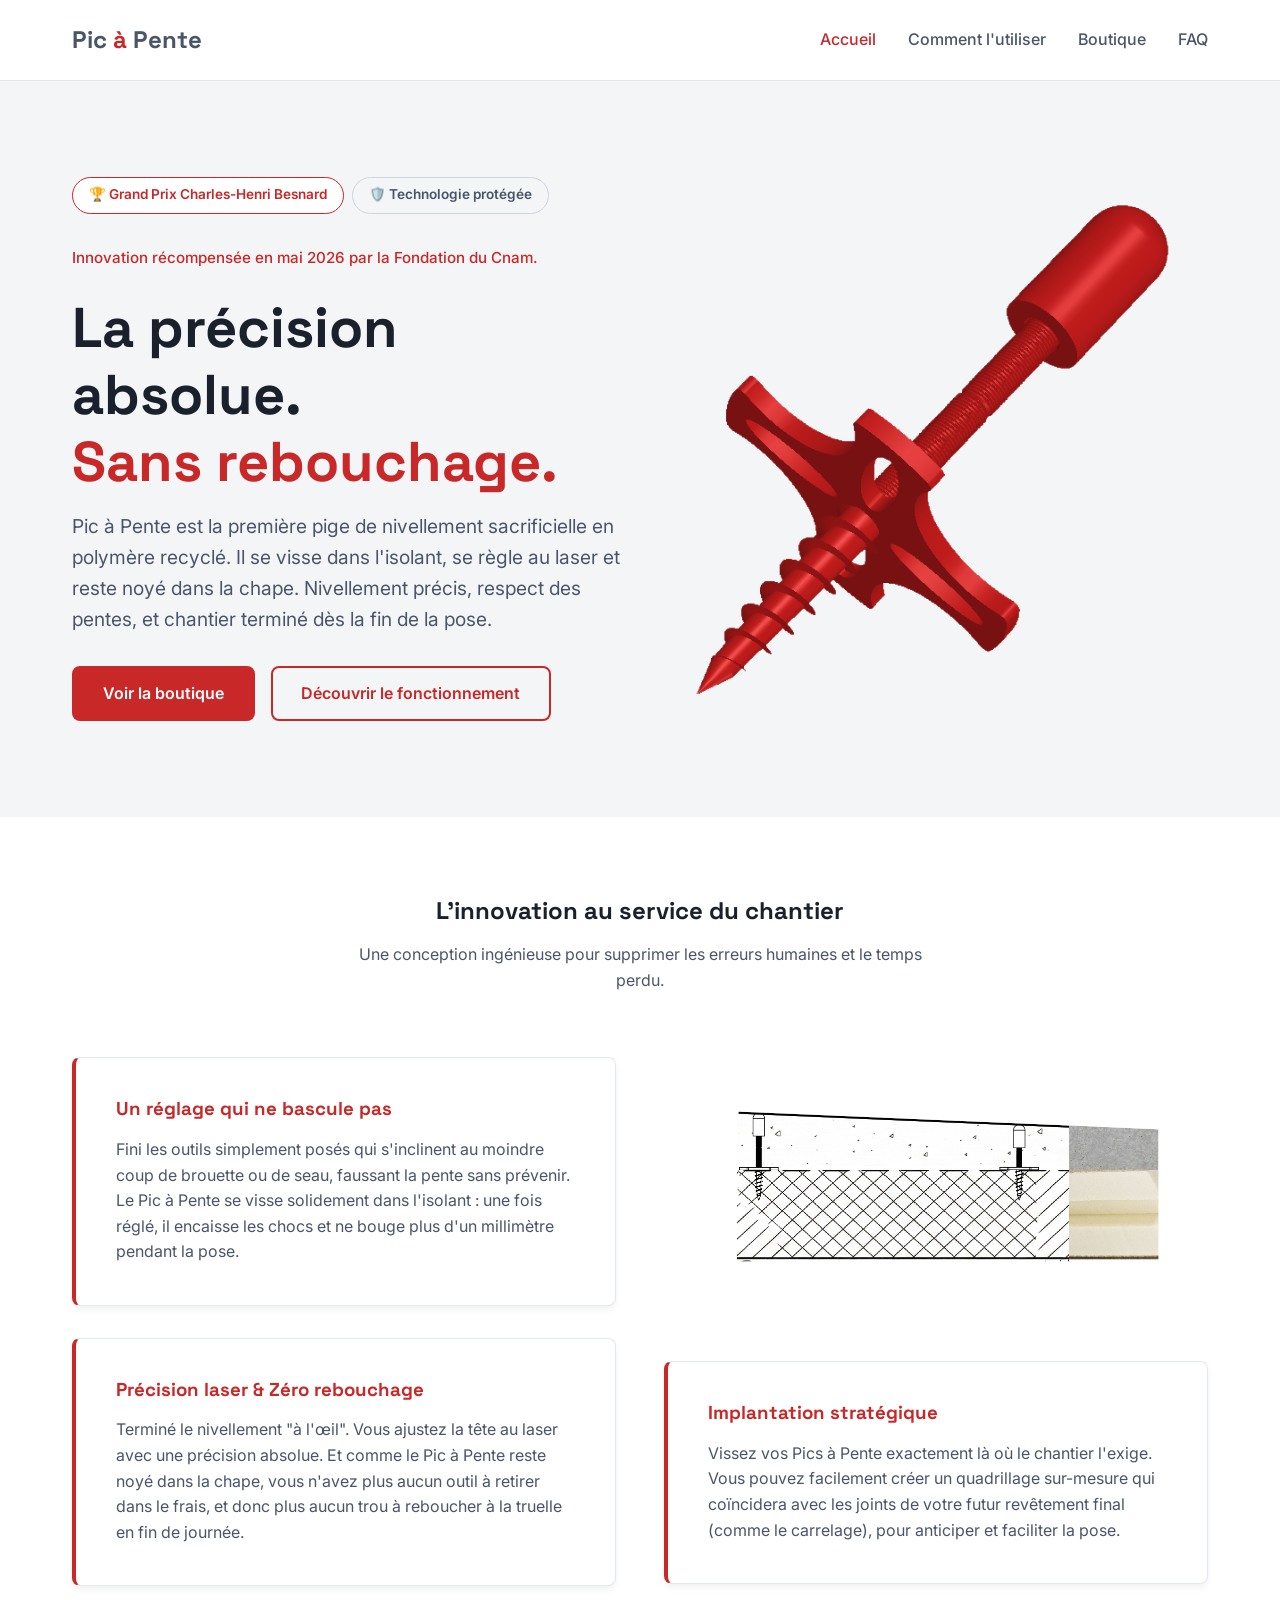
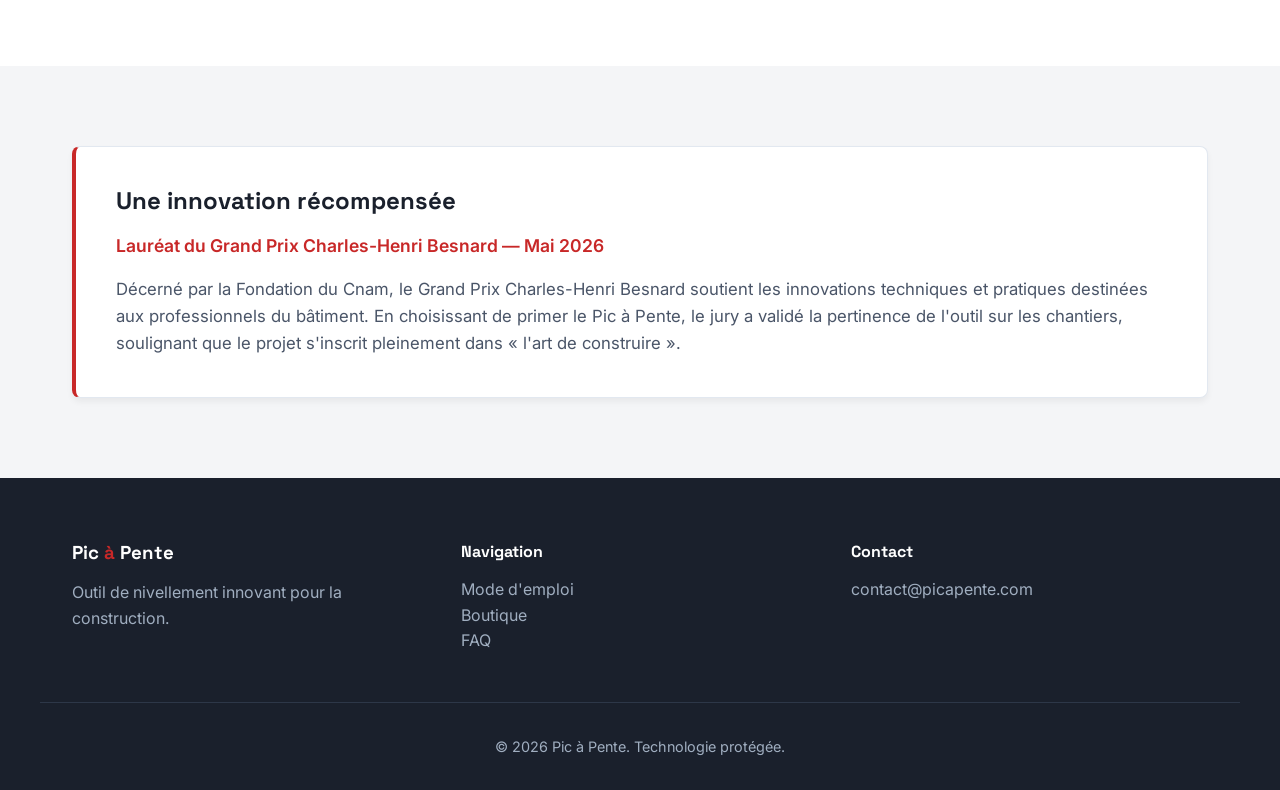
<file: index.html>
<!DOCTYPE html>
<html lang="fr">
<head>
    <meta charset="UTF-8">
    <meta name="viewport" content="width=device-width, initial-scale=1.0">
    <title>Pic à Pente | Pige de nivellement perdue</title>
    <link href="https://fonts.googleapis.com/css2?family=Inter:wght@400;500;600&family=Space+Grotesk:wght@500;600;700&display=swap" rel="stylesheet">
    <link rel="stylesheet" href="style.css">
</head>
<body>

    <nav class="navbar">
        <div class="container">
            <a href="index.html" class="logo">Pic <span class="text-red">à </span>Pente</a>
            
            <div class="menu-toggle">☰</div>
            <ul class="nav-links">
                <li><a href="index.html" class="text-red">Accueil</a></li>
                <li><a href="guide.html">Comment l'utiliser</a></li>
                <li><a href="boutique.html">Boutique</a></li>
                <li><a href="faq.html">FAQ</a></li>
            </ul>
        </div>
    </nav>

    <main>
        <!-- Hero Section -->
        <section class="section bg-grey" style="padding-top: 6rem; padding-bottom: 6rem;">
            <div class="container grid-2" style="align-items: center;">
                <div>
                    <!-- Ligne des badges de réassurance -->
                    <div style="display: flex; gap: 0.5rem; flex-wrap: wrap; margin-bottom: 0.5rem;">
                        <span class="badge">🏆 Grand Prix Charles-Henri Besnard</span>
                        <span class="badge" style="background-color: transparent; border: 1px solid #cbd5e1; color: #475569;">🛡️ Technologie protégée</span>
                    </div>
                    
                    <p style="font-size: 0.95rem; font-weight: 500; color: var(--red); margin-bottom: 1.5rem;">
                        Innovation récompensée en mai 2026 par la Fondation du Cnam.
                    </p>
                    <h1 style="font-size: 3.5rem;">La précision absolue.<br><span class="text-red">Sans rebouchage.</span></h1>
                    <p style="font-size: 1.2rem; margin-bottom: 2rem;">
                        Pic à Pente est la première pige de nivellement sacrificielle en polymère recyclé. Il se visse dans l'isolant, se règle au laser et reste noyé dans la chape. Nivellement précis, respect des pentes, et chantier terminé dès la fin de la pose.
                    </p>
                    <div style="display: flex; gap: 1rem; flex-wrap: wrap;">
                        <a href="boutique.html" class="btn btn-primary">Voir la boutique</a>
                        <a href="guide.html" class="btn btn-outline">Découvrir le fonctionnement</a>
                    </div>
                </div>
                
                <!-- Image du produit -->
                <div style="display: flex; align-items: center; justify-content: center;">
                    <img src="images/image_presentation.png" alt="Pige de nivellement Pic à Pente" style="width: 100%; height: auto; max-height: 500px; object-fit: contain; border-radius: var(--radius);">
                </div>
            </div>
        </section>

        <!-- Proposition de valeur : SECTION RESTRUCTURÉE -->
        <section class="section">
            <div class="container">
                <div class="text-center" style="margin-bottom: 4rem;">
                    <h2>L'innovation au service du chantier</h2>
                    <p style="max-width: 600px; margin: 0 auto;">Une conception ingénieuse pour supprimer les erreurs humaines et le temps perdu.</p>
                </div>
                
                <div class="grid-2" style="align-items: center; gap: 3rem;">
                    
                    <!-- Colonne Gauche : 2 Arguments -->
                    <div style="display: flex; flex-direction: column; gap: 2rem;">
                        <div class="card" style="border-left: 4px solid var(--red);">
                            <h3 class="text-red" style="margin-top: 0;">Un réglage qui ne bascule pas</h3>
                            <p style="margin-bottom: 0;">Fini les outils simplement posés qui s'inclinent au moindre coup de brouette ou de seau, faussant la pente sans prévenir. Le Pic à Pente se visse solidement dans l'isolant : une fois réglé, il encaisse les chocs et ne bouge plus d'un millimètre pendant la pose.</p>
                        </div>
                        
                        <div class="card" style="border-left: 4px solid var(--red);">
                            <h3 class="text-red" style="margin-top: 0;">Précision laser & Zéro rebouchage</h3>
                            <p style="margin-bottom: 0;">Terminé le nivellement "à l'œil". Vous ajustez la tête au laser avec une précision absolue. Et comme le Pic à Pente reste noyé dans la chape, vous n'avez plus aucun outil à retirer dans le frais, et donc plus aucun trou à reboucher à la truelle en fin de journée.</p>
                        </div>
                    </div>

                    <!-- Colonne Droite : Image + 3ème Argument -->
                    <div style="display: flex; flex-direction: column; gap: 2rem;">
                        <!-- Image de Coupe -->
                        <div style="text-align: center; padding: 1rem;">
                            <img src="images/coupe.png" alt="Coupe technique de l'installation Pic à Pente" style="width: 100%; max-width: 450px; height: auto; object-fit: contain;">
                        </div>

                        <!-- 3ème Argument -->
                        <div class="card" style="border-left: 4px solid var(--red);">
                            <h3 class="text-red" style="margin-top: 0;">Implantation stratégique</h3>
                            <p style="margin-bottom: 0;">Vissez vos Pics à Pente exactement là où le chantier l'exige. Vous pouvez facilement créer un quadrillage sur-mesure qui coïncidera avec les joints de votre futur revêtement final (comme le carrelage), pour anticiper et faciliter la pose.</p>
                        </div>
                    </div>

                </div>
            </div>
        </section>

        <!-- Section Récompense -->
        <section class="section bg-grey">
            <div class="container">
                <div class="card" style="border-left: 4px solid var(--red); display: flex; flex-direction: column; gap: 1rem;">
                    <h2 style="margin-bottom: 0;">Une innovation récompensée</h2>
                    <p style="font-weight: 600; color: var(--red); font-size: 1.1rem;">Lauréat du Grand Prix Charles-Henri Besnard — Mai 2026</p>
                    <p style="font-size: 1.05rem;">
                        Décerné par la Fondation du Cnam, le Grand Prix Charles-Henri Besnard soutient les innovations techniques et pratiques destinées aux professionnels du bâtiment. En choisissant de primer le Pic à Pente, le jury a validé la pertinence de l'outil sur les chantiers, soulignant que le projet s'inscrit pleinement dans « l'art de construire ».
                    </p>
                </div>
            </div>
        </section>
    </main>

    <footer class="footer">
        <div class="container grid-3">
            <div>
                <h3 style="color: var(--white);">Pic <span class="text-red">à </span>Pente</h3>
                <p>Outil de nivellement innovant pour la construction.</p>
            </div>
            <div>
                <h4 style="color: var(--white);">Navigation</h4>
                <ul style="list-style: none;">
                    <li><a href="guide.html">Mode d'emploi</a></li>
                    <li><a href="boutique.html">Boutique</a></li>
                    <li><a href="faq.html">FAQ</a></li>
                </ul>
            </div>
            <div>
                <h4 style="color: var(--white);">Contact</h4>
                <p>contact@picapente.com</p>
            </div>
        </div>
        <div class="container footer-bottom">
            <p>&copy; 2026 Pic à Pente. Technologie protégée.</p>
        </div>
    </footer>

    <script src="app.js"></script>
</body>
</html>
</file>
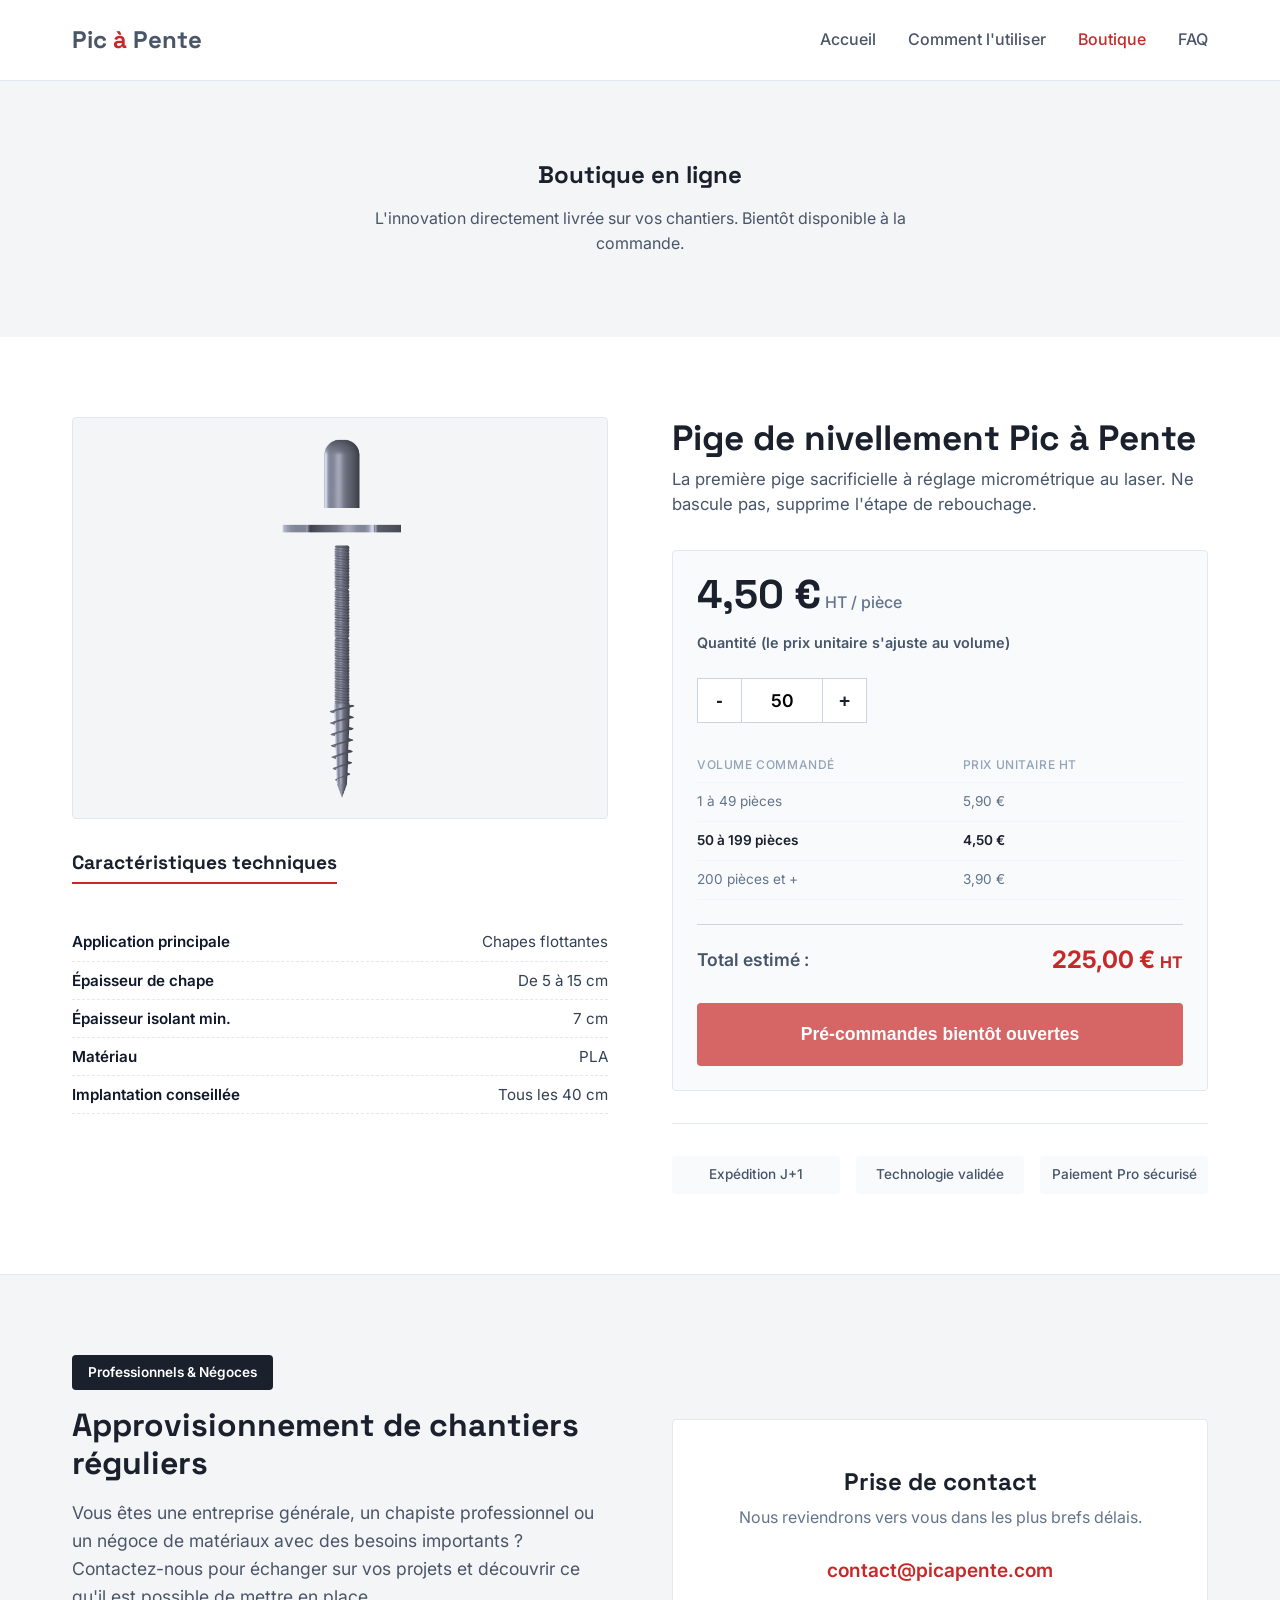
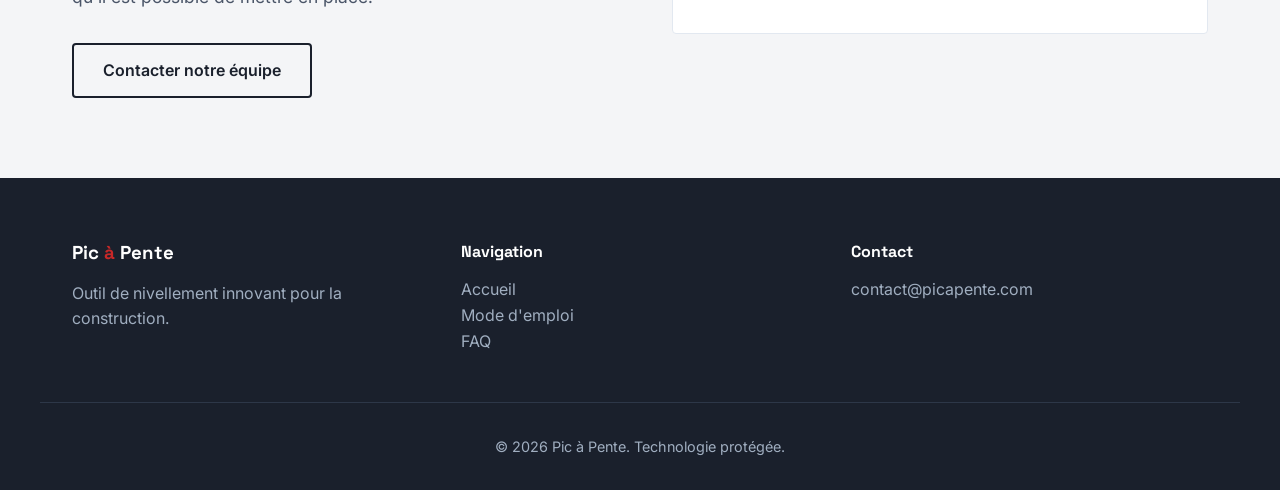
<file: boutique.html>
<!DOCTYPE html>
<html lang="fr">
<head>
    <meta charset="UTF-8">
    <meta name="viewport" content="width=device-width, initial-scale=1.0">
    <title>Boutique Pic à Pente | Matériel de nivellement professionnel</title>
    <link href="https://fonts.googleapis.com/css2?family=Inter:wght@400;500;600;700&family=Space+Grotesk:wght@500;600;700&display=swap" rel="stylesheet">
    <link rel="stylesheet" href="style.css">
    <style>
        /* Styles spécifiques e-commerce BTP */
        .tech-list {
            list-style: none;
            padding: 0;
            margin: 1.5rem 0;
            font-size: 0.95rem;
            color: #334155;
        }
        .tech-list li {
            padding: 0.4rem 0;
            border-bottom: 1px dashed #e2e8f0;
            display: flex;
            justify-content: space-between;
        }
        .tech-list li span:first-child {
            font-weight: 600;
            color: #0f172a;
        }

        /* Grille tarifaire discrète */
        .discount-table {
            width: 100%;
            border-collapse: collapse;
            margin-bottom: 1.5rem;
            font-size: 0.85rem;
            color: #64748b;
        }
        .discount-table th, .discount-table td {
            padding: 0.5rem 0;
            text-align: left;
            border-bottom: 1px solid #f1f5f9;
        }
        .discount-table th {
            color: #94a3b8;
            font-weight: 500;
            text-transform: uppercase;
            font-size: 0.75rem;
            letter-spacing: 0.05em;
        }
        .row-active {
            color: var(--dark);
            font-weight: 600;
        }

        .cart-box {
            background: #f8fafc;
            border: 1px solid #e2e8f0;
            padding: 1.5rem;
            border-radius: 4px;
            margin-top: 1rem;
        }
        
        .price-huge {
            font-size: 2.5rem;
            font-weight: 700;
            color: var(--dark);
            line-height: 1;
            font-family: var(--font-head);
        }
        .price-ht {
            font-size: 1rem;
            color: #64748b;
            font-weight: 500;
        }

        .qty-controls {
            display: flex;
            align-items: center;
            gap: 0;
            margin: 1.5rem 0;
        }
        .qty-btn {
            background: var(--white);
            border: 1px solid #cbd5e1;
            color: var(--dark);
            font-size: 1.2rem;
            font-weight: bold;
            width: 45px;
            height: 45px;
            cursor: pointer;
            transition: 0.2s;
        }
        .qty-btn:hover { background: #f1f5f9; }
        .qty-input {
            width: 80px;
            height: 45px;
            text-align: center;
            font-size: 1.1rem;
            font-weight: 600;
            border: 1px solid #cbd5e1;
            border-left: none;
            border-right: none;
            font-family: var(--font-body);
        }
        /* Masquer les flèches natives de l'input number */
        .qty-input::-webkit-outer-spin-button,
        .qty-input::-webkit-inner-spin-button { -webkit-appearance: none; margin: 0; }
        .qty-input[type=number] { -moz-appearance: textfield; }

        .total-row {
            display: flex;
            justify-content: space-between;
            align-items: center;
            padding-top: 1rem;
            border-top: 1px solid #cbd5e1;
            margin-bottom: 1.5rem;
        }

        .reassurance-bar {
            display: grid;
            grid-template-columns: repeat(3, 1fr);
            gap: 1rem;
            margin-top: 2rem;
            padding-top: 2rem;
            border-top: 1px solid #e2e8f0;
            text-align: center;
        }
        .reassurance-item {
            font-size: 0.85rem;
            color: #475569;
            font-weight: 500;
            padding: 0.5rem;
            background: #f8fafc;
            border-radius: 4px;
        }
    </style>
</head>
<body>

    <nav class="navbar">
        <div class="container">
            <a href="index.html" class="logo">Pic <span class="text-red">à </span>Pente</a>
            <div class="menu-toggle">☰</div>
            <ul class="nav-links">
                <li><a href="index.html">Accueil</a></li>
                <li><a href="guide.html">Comment l'utiliser</a></li>
                <li><a href="boutique.html" class="text-red">Boutique</a></li>
                <li><a href="faq.html">FAQ</a></li>
            </ul>
        </div>
    </nav>

    <main>
        <!-- En-tête de page standard -->
        <section class="section bg-grey text-center">
            <div class="container">
                <h1>Boutique en ligne</h1>
                <p style="max-width: 600px; margin: 0 auto;">L'innovation directement livrée sur vos chantiers. Bientôt disponible à la commande.</p>
            </div>
        </section>

        <!-- FICHE PRODUIT BTP -->
        <section class="section">
            <div class="container grid-2" style="align-items: start; gap: 4rem;">
                
                <!-- Colonne Gauche : Visuels & Infos -->
                <div>
                    <!-- Visuel principal -->
                    <div style="background: var(--grey-bg); border: 1px solid #e2e8f0; border-radius: 4px; padding: 1rem; display: flex; align-items: center; justify-content: center; aspect-ratio: 4/3; margin-bottom: 2rem; overflow: hidden;">
                        
                        <img src="images/picapentes.png" alt="Visuel 3D du Pic à Pente" style="max-width: 100%; max-height: 100%; object-fit: contain;">
                    
                    </div>

                    <!-- Fiche Technique Rapide -->
                    <h3 style="font-size: 1.2rem; border-bottom: 2px solid var(--red); padding-bottom: 0.5rem; display: inline-block;">Caractéristiques techniques</h3>
                    <ul class="tech-list">
                        <li><span>Application principale</span> <span>Chapes flottantes</span></li>
                        <li><span>Épaisseur de chape</span> <span>De 5 à 15 cm</span></li>
                        <li><span>Épaisseur isolant min.</span> <span>7 cm</span></li>
                        <li><span>Matériau</span> <span>PLA</span></li>
                        <li><span>Implantation conseillée</span> <span>Tous les 40 cm</span></li>
                    </ul>
                </div>

                <!-- Colonne Droite : Achat & Tarification -->
                <div>
                    <h1 style="font-size: 2.2rem; margin-top: 0; margin-bottom: 0.5rem;">Pige de nivellement Pic à Pente</h1>
                    <p style="color: #475569; font-size: 1.05rem; margin-bottom: 2rem; line-height: 1.5;">
                        La première pige sacrificielle à réglage micrométrique au laser. Ne bascule pas, supprime l'étape de rebouchage.
                    </p>

                    <!-- Module d'Achat Dynamique -->
                    <div class="cart-box">
                        
                        <div style="margin-bottom: 1rem;">
                            <span class="price-huge" id="display-unit-price">5,90 €</span> <span class="price-ht">HT / pièce</span>
                        </div>

                        <label style="display: block; font-weight: 600; font-size: 0.9rem; color: #475569;">Quantité (le prix unitaire s'ajuste au volume)</label>
                        
                        <div class="qty-controls">
                            <button type="button" class="qty-btn" onclick="updateQty(-10)">-</button>
                            <input type="number" id="qty" class="qty-input" value="50" min="1" oninput="calculatePrice()">
                            <button type="button" class="qty-btn" onclick="updateQty(10)">+</button>
                        </div>

                        <!-- Grille Dégressive Discrète -->
                        <table class="discount-table" id="pricing-table">
                            <thead>
                                <tr>
                                    <th>Volume commandé</th>
                                    <th>Prix unitaire HT</th>
                                </tr>
                            </thead>
                            <tbody>
                                <tr id="row-tier1">
                                    <td>1 à 49 pièces</td>
                                    <td>5,90 €</td>
                                </tr>
                                <tr id="row-tier2" class="row-active">
                                    <td>50 à 199 pièces</td>
                                    <td>4,50 €</td>
                                </tr>
                                <tr id="row-tier3">
                                    <td>200 pièces et +</td>
                                    <td>3,90 €</td>
                                </tr>
                            </tbody>
                        </table>

                        <div class="total-row">
                            <span style="font-size: 1.1rem; font-weight: 600; color: #475569;">Total estimé :</span>
                            <span style="font-size: 1.5rem; font-weight: 700; color: var(--red);" id="display-total">225,00 € <span style="font-size: 1rem;">HT</span></span>
                        </div>

                        <button class="btn btn-primary" style="width: 100%; opacity: 0.7; cursor: not-allowed; padding: 1.2rem; font-size: 1.1rem; border-radius: 4px;">
                            Pré-commandes bientôt ouvertes
                        </button>
                    </div>

                    <!-- Réassurance BTP (Sans Emojis) -->
                    <div class="reassurance-bar">
                        <div class="reassurance-item">Expédition J+1</div>
                        <div class="reassurance-item">Technologie validée</div>
                        <div class="reassurance-item">Paiement Pro sécurisé</div>
                    </div>

                </div>

            </div>
        </section>

        <!-- ESPACE GROS CHANTIERS / PALETTES -->
        <section class="section bg-grey" style="border-top: 1px solid #e2e8f0;">
            <div class="container grid-2" style="align-items: center; gap: 4rem;">
                <div>
                    <span class="badge" style="background: var(--dark); color: white; border: none; margin-bottom: 1rem; border-radius: 4px;">Professionnels & Négoces</span>
                    <h2 style="font-family: var(--font-head); font-size: 2rem; margin-bottom: 1rem;">Approvisionnement de chantiers réguliers</h2>
                    <p style="font-size: 1.1rem; color: #4a5568; line-height: 1.6; margin-bottom: 2rem;">
                        Vous êtes une entreprise générale, un chapiste professionnel ou un négoce de matériaux avec des besoins importants ? Contactez-nous pour échanger sur vos projets et découvrir ce qu'il est possible de mettre en place.
                    </p>
                    <a href="mailto:contact@picapente.com?subject=Demande de contact - Volumes et chantiers" class="btn btn-outline" style="border-color: var(--dark); color: var(--dark); border-radius: 4px;">
                        Contacter notre équipe
                    </a>
                </div>
                <div style="background: var(--white); padding: 3rem; border-radius: 4px; text-align: center; border: 1px solid #e2e8f0;">
                    <h3 style="margin-bottom: 0.5rem; font-size: 1.5rem;">Prise de contact</h3>
                    <p style="color: #64748b; margin-bottom: 1.5rem;">Nous reviendrons vers vous dans les plus brefs délais.</p>
                    <p style="font-weight: 600; font-size: 1.2rem; color: var(--red);">contact@picapente.com</p>
                </div>
            </div>
        </section>
    </main>

    <footer class="footer">
        <div class="container grid-3">
            <div>
                <h3 style="color: var(--white);">Pic <span class="text-red">à </span>Pente</h3>
                <p>Outil de nivellement innovant pour la construction.</p>
            </div>
            <div>
                <h4 style="color: var(--white);">Navigation</h4>
                <ul style="list-style:none;">
                    <li><a href="index.html">Accueil</a></li>
                    <li><a href="guide.html">Mode d'emploi</a></li>
                    <li><a href="faq.html">FAQ</a></li>
                </ul>
            </div>
            <div>
                <h4 style="color: var(--white);">Contact</h4>
                <p>contact@picapente.com</p>
            </div>
        </div>
        <div class="container footer-bottom">
            <p>&copy; 2026 Pic à Pente. Technologie protégée.</p>
        </div>
    </footer>
    
    <!-- SCRIPT DE CALCUL DYNAMIQUE BTP -->
    <script>
        // Tarification HT
        const tiers = [
            { min: 1, max: 49, price: 5.90, rowId: 'row-tier1' },
            { min: 50, max: 199, price: 4.50, rowId: 'row-tier2' },
            { min: 200, max: Infinity, price: 3.90, rowId: 'row-tier3' }
        ];

        const qtyInput = document.getElementById('qty');
        const displayUnitPrice = document.getElementById('display-unit-price');
        const displayTotal = document.getElementById('display-total');

        // Formater en monnaie FR (ex: 4,50 €)
        function formatPrice(price) {
            return price.toLocaleString('fr-FR', { minimumFractionDigits: 2, maximumFractionDigits: 2 }) + ' €';
        }

        // Mettre à jour via les boutons + et -
        function updateQty(change) {
            let currentQty = parseInt(qtyInput.value) || 0;
            let newQty = currentQty + change;
            if (newQty < 1) newQty = 1;
            qtyInput.value = newQty;
            calculatePrice();
        }

        // Calculer les prix et mettre à jour l'interface
        function calculatePrice() {
            let qty = parseInt(qtyInput.value) || 1;
            if (qty < 1) {
                qty = 1;
                qtyInput.value = 1;
            }

            let currentTier = tiers[0];

            // Trouver le bon palier
            for (let tier of tiers) {
                document.getElementById(tier.rowId).classList.remove('row-active');
                if (qty >= tier.min && qty <= tier.max) {
                    currentTier = tier;
                }
            }

            // Activer la ligne du tableau correspondante
            document.getElementById(currentTier.rowId).classList.add('row-active');

            // Calculs
            let unitPrice = currentTier.price;
            let total = qty * unitPrice;

            // Mise à jour de l'affichage
            displayUnitPrice.textContent = formatPrice(unitPrice);
            displayTotal.innerHTML = formatPrice(total) + ' <span style="font-size: 1rem;">HT</span>';
        }

        // Init au chargement
        document.addEventListener("DOMContentLoaded", calculatePrice);
    </script>
</body>
</html>
</file>
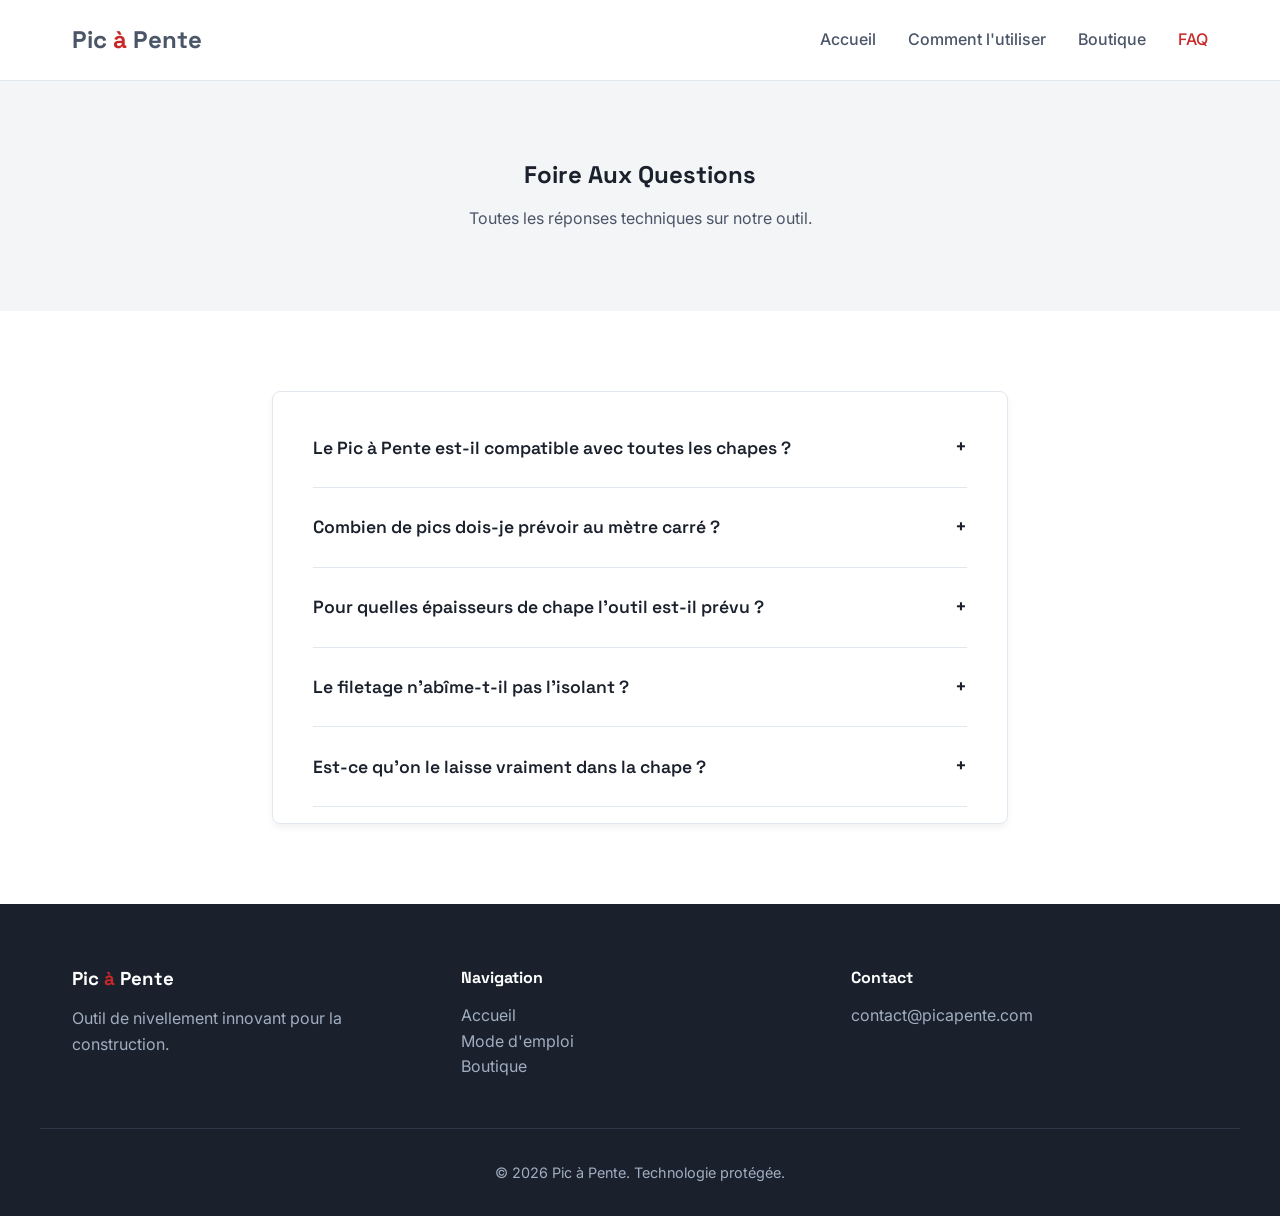
<file: faq.html>
<!DOCTYPE html>
<html lang="fr">
<head>
    <meta charset="UTF-8">
    <meta name="viewport" content="width=device-width, initial-scale=1.0">
    <title>FAQ Pic à Pente</title>
    <link href="https://fonts.googleapis.com/css2?family=Inter:wght@400;500;600&family=Space+Grotesk:wght@500;600;700&display=swap" rel="stylesheet">
    <link rel="stylesheet" href="style.css">
</head>
<body>

    <nav class="navbar">
        <div class="container">
            <a href="index.html" class="logo">Pic <span class="text-red">à </span>Pente</a>
            <div class="menu-toggle">☰</div>
            <ul class="nav-links">
                <li><a href="index.html">Accueil</a></li>
                <li><a href="guide.html">Comment l'utiliser</a></li>
                <li><a href="boutique.html">Boutique</a></li>
                <li><a href="faq.html" class="text-red">FAQ</a></li>
            </ul>
        </div>
    </nav>

    <main>
        <section class="section bg-grey text-center">
            <div class="container">
                <h1>Foire Aux Questions</h1>
                <p>Toutes les réponses techniques sur notre outil.</p>
            </div>
        </section>

        <section class="section">
            <div class="container" style="max-width: 800px;">
                <div class="card" style="padding: 1rem 2.5rem;">
                    
                    <div class="faq-item">
                        <div class="faq-question">
                            <span>Le Pic à Pente est-il compatible avec toutes les chapes ?</span>
                            <span class="faq-icon">+</span>
                        </div>
                        <div class="faq-answer">
                            <p>Le Pic à Pente a été conçu en priorité pour faciliter la pose de <strong>chapes flottantes</strong>. Cependant, il pourrait être utilisé dans d'autres applications, comme le coulage de chapes fluides.</p>
                        </div>
                    </div>

                    <div class="faq-item">
                        <div class="faq-question">
                            <span>Combien de pics dois-je prévoir au mètre carré ?</span>
                            <span class="faq-icon">+</span>
                        </div>
                        <div class="faq-answer">
                            <p>Cela dépend de la pente souhaitée, de la complexité de la pièce et de votre revêtement final. Dans le cas d'un carrelage, nous conseillons de vous calibrer directement sur la taille du carreau choisi. En règle générale, une distance type de 40 cm entre chaque pic est un bon standard pour assurer un maillage précis.</p>
                        </div>
                    </div>

                    <div class="faq-item">
                        <div class="faq-question">
                            <span>Pour quelles épaisseurs de chape l'outil est-il prévu ?</span>
                            <span class="faq-icon">+</span>
                        </div>
                        <div class="faq-answer">
                            <p>La version actuelle du Pic à Pente est conçue pour s'adapter à des épaisseurs de chape comprises entre 5 et 15 cm.</p>
                        </div>
                    </div>

                    <div class="faq-item">
                        <div class="faq-question">
                            <span>Le filetage n'abîme-t-il pas l'isolant ?</span>
                            <span class="faq-icon">+</span>
                        </div>
                        <div class="faq-answer">
                            <p>Non, son filetage large est dessiné pour s'ancrer solidement dans la masse sans l'écraser. Notez bien que le Pic à Pente est adapté pour des épaisseurs totales d'isolant à partir de 7 cm, ce qui lui laisse la profondeur nécessaire pour une fixation robuste sans transpercer l'isolant.</p>
                        </div>
                    </div>

                    <div class="faq-item">
                        <div class="faq-question">
                            <span>Est-ce qu'on le laisse vraiment dans la chape ?</span>
                            <span class="faq-icon">+</span>
                        </div>
                        <div class="faq-answer">
                            <p>Absolument. Il est fabriqué en polymère recyclé et conçu pour être "sacrifié". Le laisser noyé dans la masse vous évite de devoir nettoyer des outils et de perdre du temps à reboucher des trous à la truelle en fin de journée.</p>
                        </div>
                    </div>

                </div>
            </div>
        </section>
    </main>

    <footer class="footer">
        <div class="container grid-3">
            <div>
                <h3 style="color: var(--white);">Pic <span class="text-red">à </span>Pente</h3>
                <p>Outil de nivellement innovant pour la construction.</p>
            </div>
            <div>
                <h4 style="color: var(--white);">Navigation</h4>
                <ul style="list-style:none;">
                    <li><a href="index.html">Accueil</a></li>
                    <li><a href="guide.html">Mode d'emploi</a></li>
                    <li><a href="boutique.html">Boutique</a></li>
                </ul>
            </div>
            <div>
                <h4 style="color: var(--white);">Contact</h4>
                <p>contact@picapente.com</p>
            </div>
        </div>
        <div class="container footer-bottom">
            <p>&copy; 2026 Pic à Pente. Technologie protégée.</p>
        </div>
    </footer>
    <script src="app.js"></script>
</body>
</html>
</file>
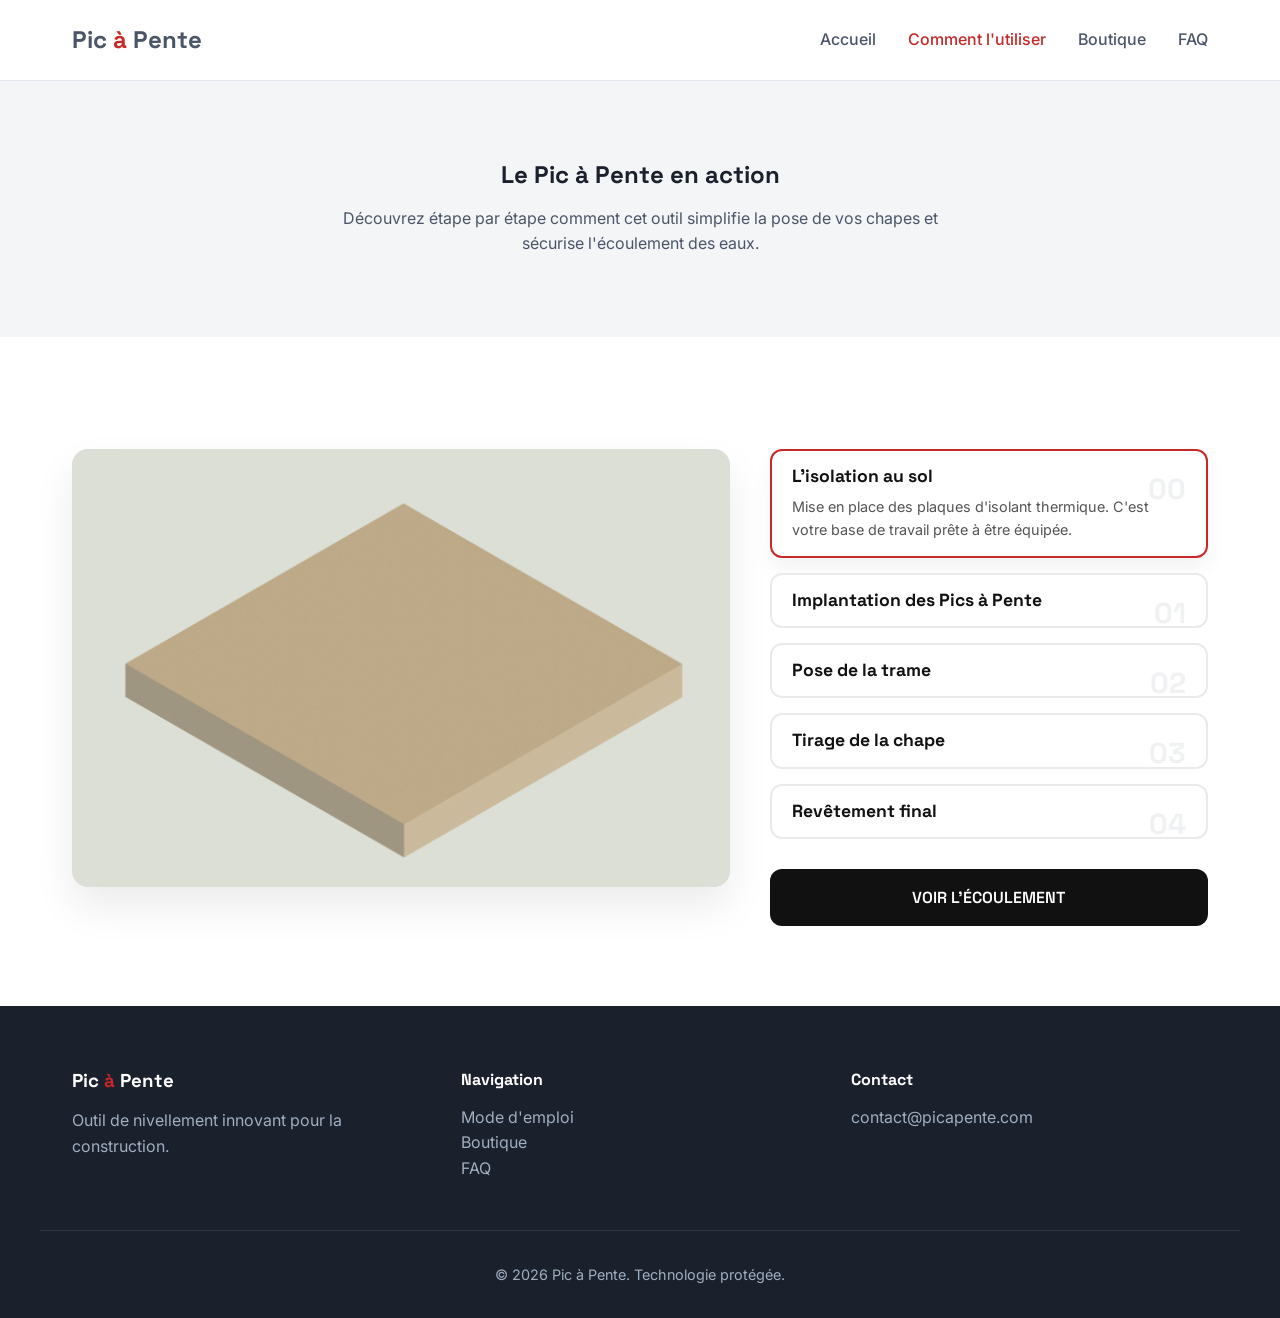
<file: guide.html>
<!DOCTYPE html>
<html lang="fr">
<head>
    <meta charset="UTF-8">
    <meta name="viewport" content="width=device-width, initial-scale=1.0">
    <title>Comment utiliser le Pic à Pente</title>
    <link href="https://fonts.googleapis.com/css2?family=Inter:wght@400;500;600&family=Space+Grotesk:wght@500;600;700&display=swap" rel="stylesheet">
    <link rel="stylesheet" href="style.css">
    
    <style>
        .helix-viewer {
            display: grid;
            grid-template-columns: 1.5fr 1fr;
            gap: 40px;
            align-items: start;
            margin-top: 2rem;
        }

        .viewer-display {
            position: relative;
            background: #f8f9fa;
            border-radius: 16px;
            aspect-ratio: 3 / 2;
            overflow: hidden;
            box-shadow: 0 20px 40px rgba(0,0,0,0.08);
        }

        .layer {
            position: absolute;
            top: 0;
            left: 0;
            width: 100%;
            height: 100%;
            object-fit: cover;
            opacity: 0;
            transition: opacity 0.5s ease-in-out;
            pointer-events: none;
        }

        .layer.active {
            opacity: 1;
            z-index: 2;
        }

        .viewer-controls {
            display: flex;
            flex-direction: column;
            gap: 15px;
        }

        .phase-card {
            background: #ffffff;
            border: 2px solid #eaeaea;
            padding: 15px 20px;
            border-radius: 12px;
            cursor: pointer;
            transition: all 0.3s ease;
            position: relative;
        }

        .phase-card:hover {
            background: #fcfcfc;
            border-color: #dcdcdc;
        }

        .phase-card.active {
            border-color: var(--red, #C82828);
            box-shadow: 0 10px 20px rgba(0,0,0,0.05);
        }

        .phase-card h4 {
            margin: 0;
            font-size: 1.1rem;
            font-family: 'Space Grotesk', sans-serif;
            color: #111;
        }

        .phase-card p {
            margin: 8px 0 0;
            font-size: 0.9rem;
            color: #555;
            display: none;
        }

        .phase-card.active p {
            display: block;
        }

        .phase-number {
            position: absolute;
            right: 20px;
            top: 15px;
            font-weight: 700;
            opacity: 0.08;
            font-size: 1.8rem;
            font-family: 'Space Grotesk', sans-serif;
        }

        .sim-toggle {
            margin-top: 15px;
            background: #111;
            color: white;
            border: none;
            padding: 18px;
            border-radius: 12px;
            font-size: 1rem;
            font-weight: 600;
            font-family: 'Space Grotesk', sans-serif;
            cursor: pointer;
            display: flex;
            align-items: center;
            justify-content: center;
            gap: 10px;
            transition: all 0.3s ease;
        }

        .sim-toggle:hover {
            background: #333;
            transform: translateY(-2px);
        }

        .sim-toggle.active {
            background: var(--red, #C82828);
        }

        @media (max-width: 900px) {
            .helix-viewer {
                grid-template-columns: 1fr;
            }
        }
    </style>
</head>
<body>

    <nav class="navbar">
        <div class="container">
            <a href="index.html" class="logo">Pic <span class="text-red">à </span>Pente</a>
            <div class="menu-toggle">☰</div>
            <ul class="nav-links">
                <li><a href="index.html">Accueil</a></li>
                <li><a href="guide.html" class="text-red">Comment l'utiliser</a></li>
                <li><a href="boutique.html">Boutique</a></li>
                <li><a href="faq.html">FAQ</a></li>
            </ul>
        </div>
    </nav>

    <main>
        <section class="section bg-grey text-center">
            <div class="container">
                <h1>Le Pic à Pente en action</h1>
                <p style="max-width: 600px; margin: 0 auto;">Découvrez étape par étape comment cet outil simplifie la pose de vos chapes et sécurise l'écoulement des eaux.</p>
            </div>
        </section>

        <section class="section">
            <div class="container">
                <div class="helix-viewer">
                    <div class="viewer-display">
                        <img src="images/etape0.png" id="img-0" class="layer active" alt="Plaque d'isolant thermique au sol">
                        <img src="images/etape1.png" id="img-1" class="layer" alt="Isolant avec Pics à Pente vissés">
                        <img src="images/etape2.png" id="img-2" class="layer" alt="Mise en place de la trame de chape">
                        <img src="images/etape3.png" id="img-3" class="layer" alt="Chape tirée et complètement finie">
                        <img src="images/etape4.png" id="img-4" class="layer" alt="Pose du revêtement final type carrelage">
                        
                        <!-- GIF de simulation -->
                        <img src="images/simulation.gif" id="sim-gif" class="layer" alt="Simulation d'écoulement des eaux">
                    </div>

                    <div class="viewer-controls">
                        <div class="phase-card active" data-target="0">
                            <span class="phase-number">00</span>
                            <h4>L'isolation au sol</h4>
                            <p>Mise en place des plaques d'isolant thermique. C'est votre base de travail prête à être équipée.</p>
                        </div>

                        <div class="phase-card" data-target="1">
                            <span class="phase-number">01</span>
                            <h4>Implantation des Pics à Pente</h4>
                            <p>Le Pic à Pente se visse directement et solidement dans l'isolant. Vous ajustez la tête micrométrique au laser pour trouver votre niveau exact.</p>
                        </div>

                        <div class="phase-card" data-target="2">
                            <span class="phase-number">02</span>
                            <h4>Pose de la trame</h4>
                            <p>Mise en place de la trame de chape. Les Pics à Pente s'intègrent parfaitement à travers les mailles sans gêner votre préparation.</p>
                        </div>

                        <div class="phase-card" data-target="3">
                            <span class="phase-number">03</span>
                            <h4>Tirage de la chape</h4>
                            <p>Vous tirez votre chape sèche en vous calant sur les têtes des Pics à Pente. Ils restent définitivement noyés dans la masse : zéro outil à retirer, aucun trou à reboucher.</p>
                        </div>

                        <div class="phase-card" data-target="4">
                            <span class="phase-number">04</span>
                            <h4>Revêtement final</h4>
                            <p>Pose du carrelage. Le système est totalement invisible sous le revêtement final et garantit une pente parfaite du premier coup pour l'écoulement des eaux.</p>
                        </div>

                        <button class="sim-toggle" id="sim-btn">
                            VOIR L'ÉCOULEMENT
                        </button>
                    </div>
                </div>
            </div>
        </section>
    </main>

    <footer class="footer">
        <div class="container grid-3">
            <div>
                <h3 style="color: var(--white);">Pic <span class="text-red">à </span>Pente</h3>
                <p>Outil de nivellement innovant pour la construction.</p>
            </div>
            <div>
                <h4 style="color: var(--white);">Navigation</h4>
                <ul style="list-style: none;">
                    <li><a href="guide.html">Mode d'emploi</a></li>
                    <li><a href="boutique.html">Boutique</a></li>
                    <li><a href="faq.html">FAQ</a></li>
                </ul>
            </div>
            <div>
                <h4 style="color: var(--white);">Contact</h4>
                <p>contact@picapente.com</p>
            </div>
        </div>
        <div class="container footer-bottom">
            <p>&copy; 2026 Pic à Pente. Technologie protégée.</p>
        </div>
    </footer>

    <script src="app.js"></script>
    
    <script>
        document.addEventListener("DOMContentLoaded", function() {
            const cards = document.querySelectorAll('.phase-card');
            const layers = document.querySelectorAll('.layer');
            const simGif = document.getElementById('sim-gif');
            const simBtn = document.getElementById('sim-btn');

            cards.forEach(card => {
                card.addEventListener('click', () => {
                    const targetIndex = card.getAttribute('data-target');

                    simGif.classList.remove('active');
                    simBtn.classList.remove('active');
                    simBtn.innerHTML = `VOIR L'ÉCOULEMENT`;

                    cards.forEach(c => c.classList.remove('active'));
                    card.classList.add('active');

                    layers.forEach(l => l.classList.remove('active'));
                    document.getElementById(`img-${targetIndex}`).classList.add('active');
                });
            });

            simBtn.addEventListener('click', () => {
                if (simGif.classList.contains('active')) {
                    simGif.classList.remove('active');
                    simBtn.classList.remove('active');
                    simBtn.innerHTML = `VOIR L'ÉCOULEMENT`;
                } else {
                    cards.forEach(c => c.classList.remove('active'));
                    cards[4].classList.add('active');
                    
                    layers.forEach(l => l.classList.remove('active'));
                    document.getElementById('img-4').classList.add('active');

                    simGif.classList.add('active');
                    simBtn.classList.add('active');
                    simBtn.innerHTML = `ARRÊTER L'ÉCOULEMENT`;
                }
            });
        });
    </script>
</body>
</html>
</file>
<file: style.css>
/* =========================================
   VARIABLES & RESET
========================================= */
:root {
    --red: #C82828;
    --red-dark: #A01F1F;
    --grey-bg: #F4F5F7;
    --grey-text: #4A5568;
    --dark: #1A202C;
    --white: #FFFFFF;
    
    --font-head: 'Space Grotesk', sans-serif;
    --font-body: 'Inter', sans-serif;
    
    --radius: 8px;
    --transition: all 0.3s ease;
}

*, *::before, *::after {
    box-sizing: border-box;
    margin: 0;
    padding: 0;
}

html {
    scroll-behavior: smooth;
}

body {
    font-family: var(--font-body);
    color: var(--grey-text);
    background-color: var(--white);
    line-height: 1.6;
    overflow-x: hidden;
}

h1, h2, h3, h4 {
    font-family: var(--font-head);
    color: var(--dark);
    line-height: 1.2;
    margin-bottom: 1rem;
}

a {
    text-decoration: none;
    color: inherit;
}

/* =========================================
   LAYOUT & UTILITIES
========================================= */
.container {
    width: 100%;
    max-width: 1200px;
    margin: 0 auto;
    padding: 0 2rem;
}

.section {
    padding: 5rem 0;
}

.text-center { text-align: center; }
.text-red { color: var(--red); }
.bg-grey { background-color: var(--grey-bg); }

.grid-2, .grid-3 {
    display: grid;
    gap: 2rem;
}
.grid-2 { grid-template-columns: repeat(2, 1fr); }
.grid-3 { grid-template-columns: repeat(3, 1fr); }

/* =========================================
   COMPONENTS
========================================= */
.btn {
    display: inline-block;
    padding: 0.8rem 1.8rem;
    border-radius: var(--radius);
    font-weight: 600;
    transition: var(--transition);
    border: 2px solid transparent;
    cursor: pointer;
}
.btn-primary { background: var(--red); color: var(--white); }
.btn-primary:hover { background: var(--red-dark); }
.btn-outline { border-color: var(--red); color: var(--red); }
.btn-outline:hover { background: var(--red); color: var(--white); }

.badge {
    display: inline-block;
    background: var(--white);
    border: 1px solid var(--red);
    color: var(--red);
    padding: 0.4rem 1rem;
    border-radius: 50px;
    font-size: 0.85rem;
    font-weight: 600;
    margin-bottom: 1.5rem;
}

.card {
    background: var(--white);
    padding: 2.5rem;
    border-radius: var(--radius);
    box-shadow: 0 4px 6px rgba(0,0,0,0.05);
    border: 1px solid #E2E8F0;
    transition: var(--transition);
}
.card:hover { transform: translateY(-5px); box-shadow: 0 10px 15px rgba(0,0,0,0.1); }

/* =========================================
   NAVIGATION & FOOTER
========================================= */
.navbar {
    background: var(--white);
    border-bottom: 1px solid #E2E8F0;
    position: sticky;
    top: 0;
    z-index: 1000;
}
.navbar .container {
    display: flex;
    justify-content: space-between;
    align-items: center;
    height: 80px;
}
.logo {
    font-family: var(--font-head);
    font-size: 1.5rem;
    font-weight: 700;
}
.nav-links {
    display: flex;
    gap: 2rem;
    list-style: none;
}
.nav-links a { font-weight: 500; transition: var(--transition); }
.nav-links a:hover { color: var(--red); }
.menu-toggle { display: none; font-size: 1.5rem; cursor: pointer; color: var(--dark); }

.footer {
    background: var(--dark);
    color: var(--white);
    padding: 4rem 0 2rem;
    margin-top: auto;
}
.footer p, .footer a { color: #A0AEC0; }
.footer a:hover { color: var(--white); }
.footer-bottom { text-align: center; margin-top: 3rem; padding-top: 2rem; border-top: 1px solid #2D3748; font-size: 0.9rem; }

/* =========================================
   PAGE SPECIFICS (FAQ)
========================================= */
.faq-item {
    border-bottom: 1px solid #E2E8F0;
    padding: 1.5rem 0;
}
.faq-question {
    display: flex;
    justify-content: space-between;
    align-items: center;
    cursor: pointer;
    font-family: var(--font-head);
    font-weight: 600;
    font-size: 1.1rem;
    color: var(--dark);
}
.faq-answer {
    max-height: 0;
    overflow: hidden;
    transition: max-height 0.3s ease;
}
.faq-answer p { margin-top: 1rem; }
.faq-item.active .faq-answer { max-height: 300px; }
.faq-item.active .faq-question { color: var(--red); }
.faq-icon { transition: transform 0.3s ease; font-size: 1.2rem; }
.faq-item.active .faq-icon { transform: rotate(45deg); }

/* =========================================
   RESPONSIVE (MOBILE)
========================================= */
@media (max-width: 768px) {
    .grid-2, .grid-3 { grid-template-columns: 1fr; }
    .section { padding: 3rem 0; }
    
    /* Menu Mobile */
    .menu-toggle { display: block; }
    .nav-links {
        position: absolute;
        top: 80px;
        left: 0;
        width: 100%;
        background: var(--white);
        flex-direction: column;
        gap: 0;
        border-bottom: 1px solid #E2E8F0;
        clip-path: polygon(0 0, 100% 0, 100% 0, 0 0);
        transition: clip-path 0.3s ease-in-out;
    }
    .nav-links.active { clip-path: polygon(0 0, 100% 0, 100% 100%, 0 100%); }
    .nav-links li { text-align: center; padding: 1rem; border-top: 1px solid #F4F5F7; }
    
    h1 { font-size: 2.5rem; }
}
</file>
